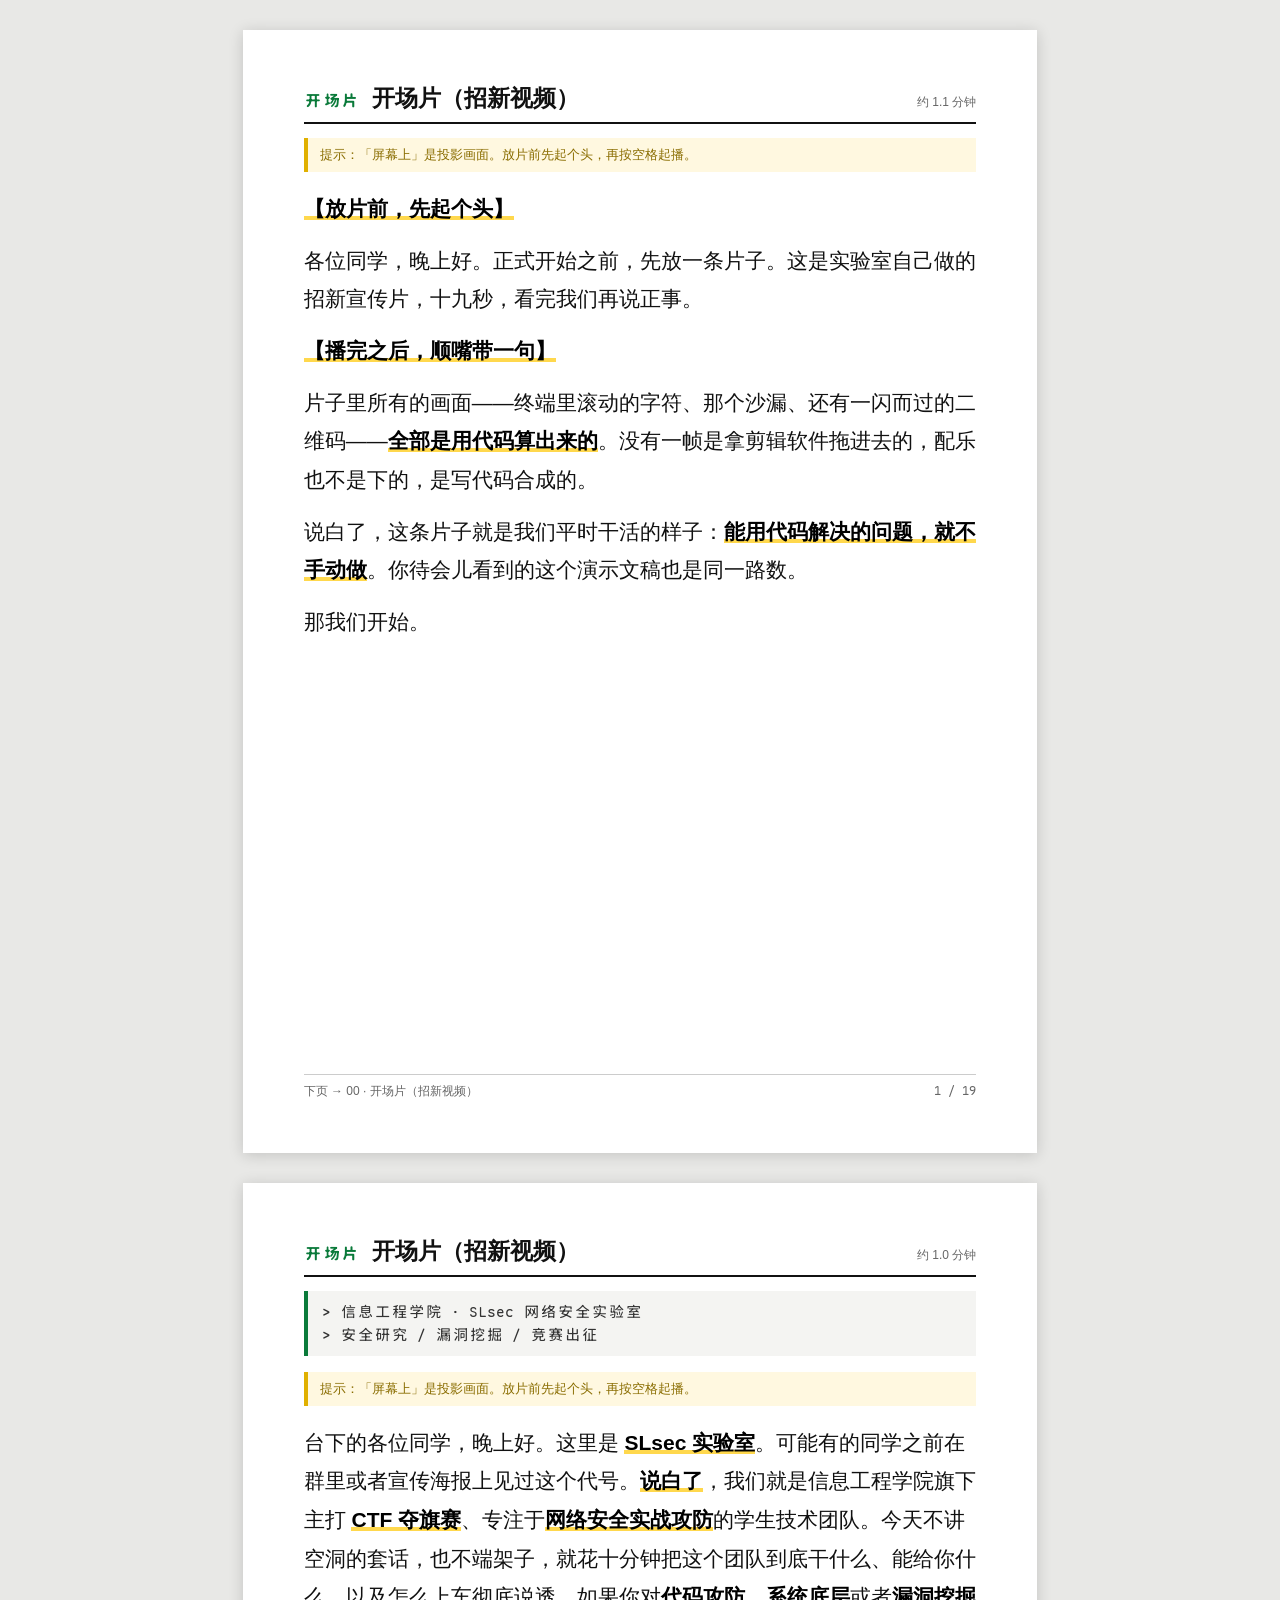
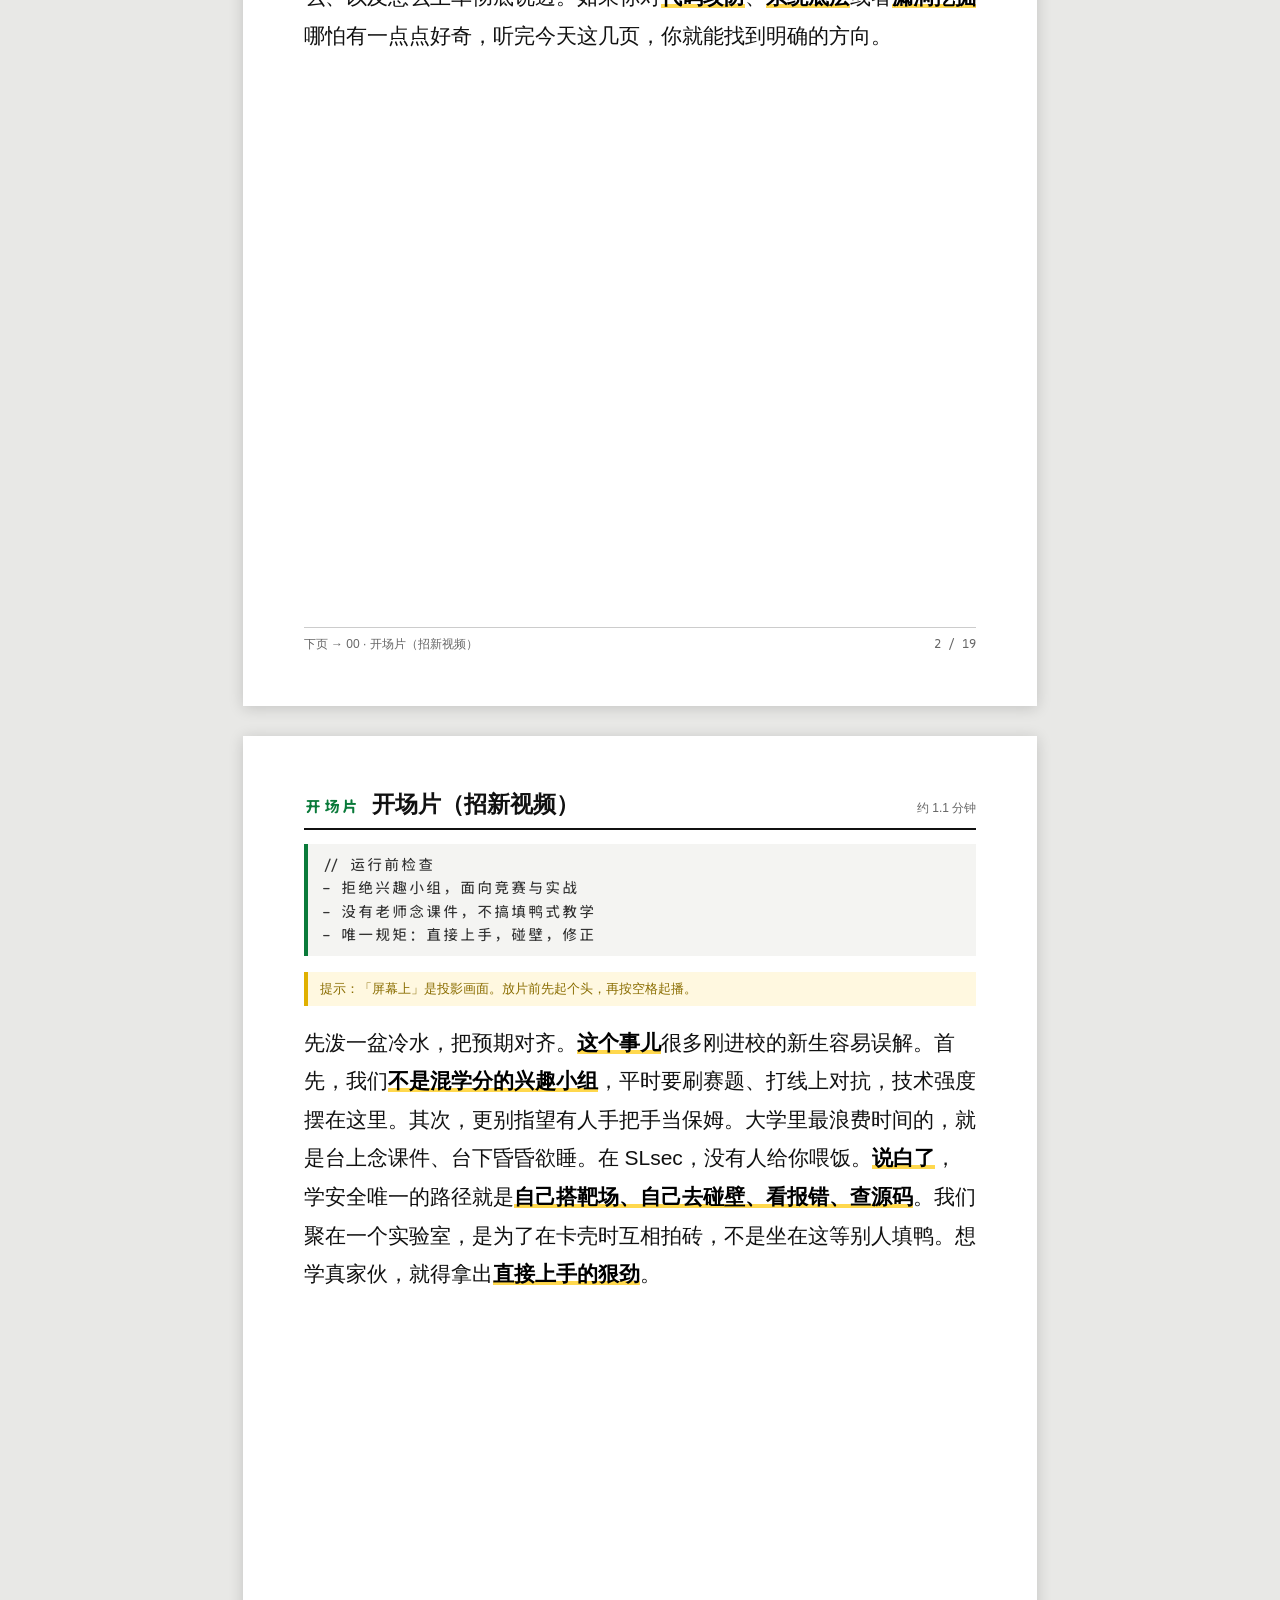
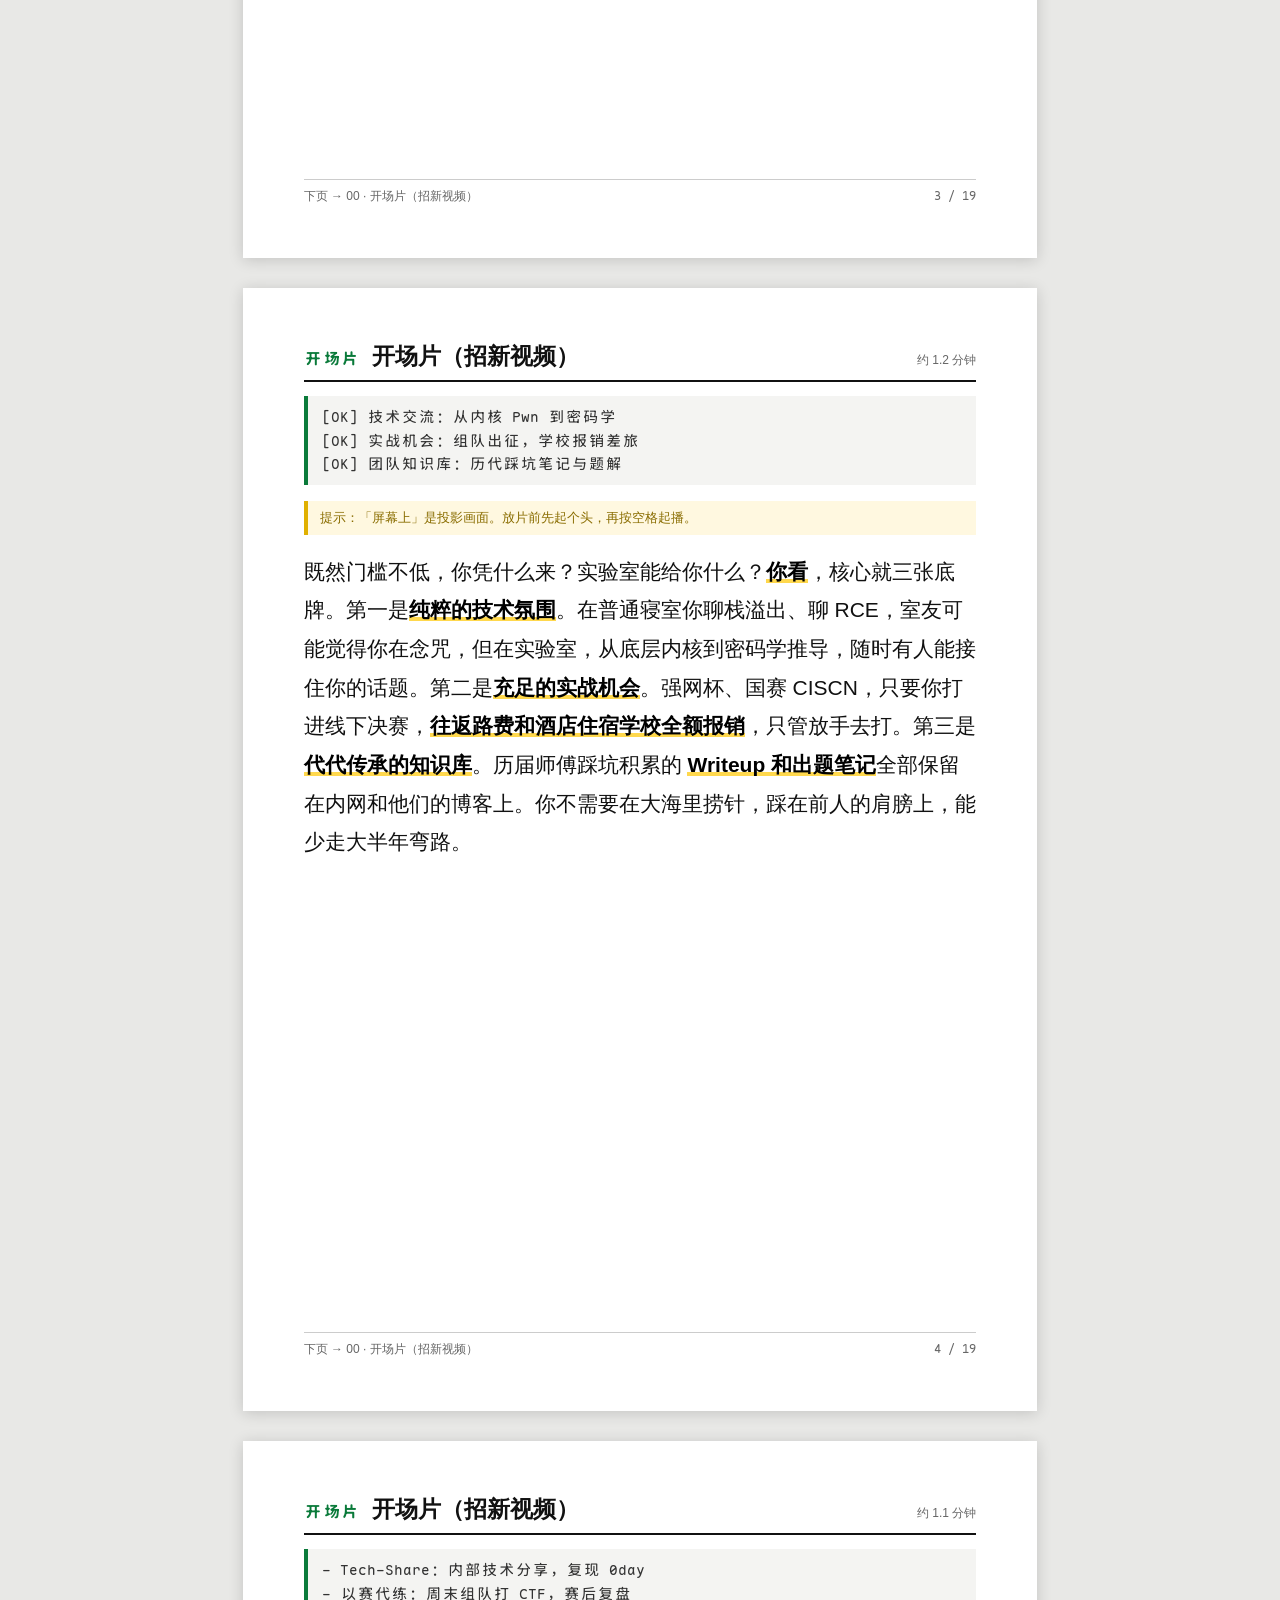
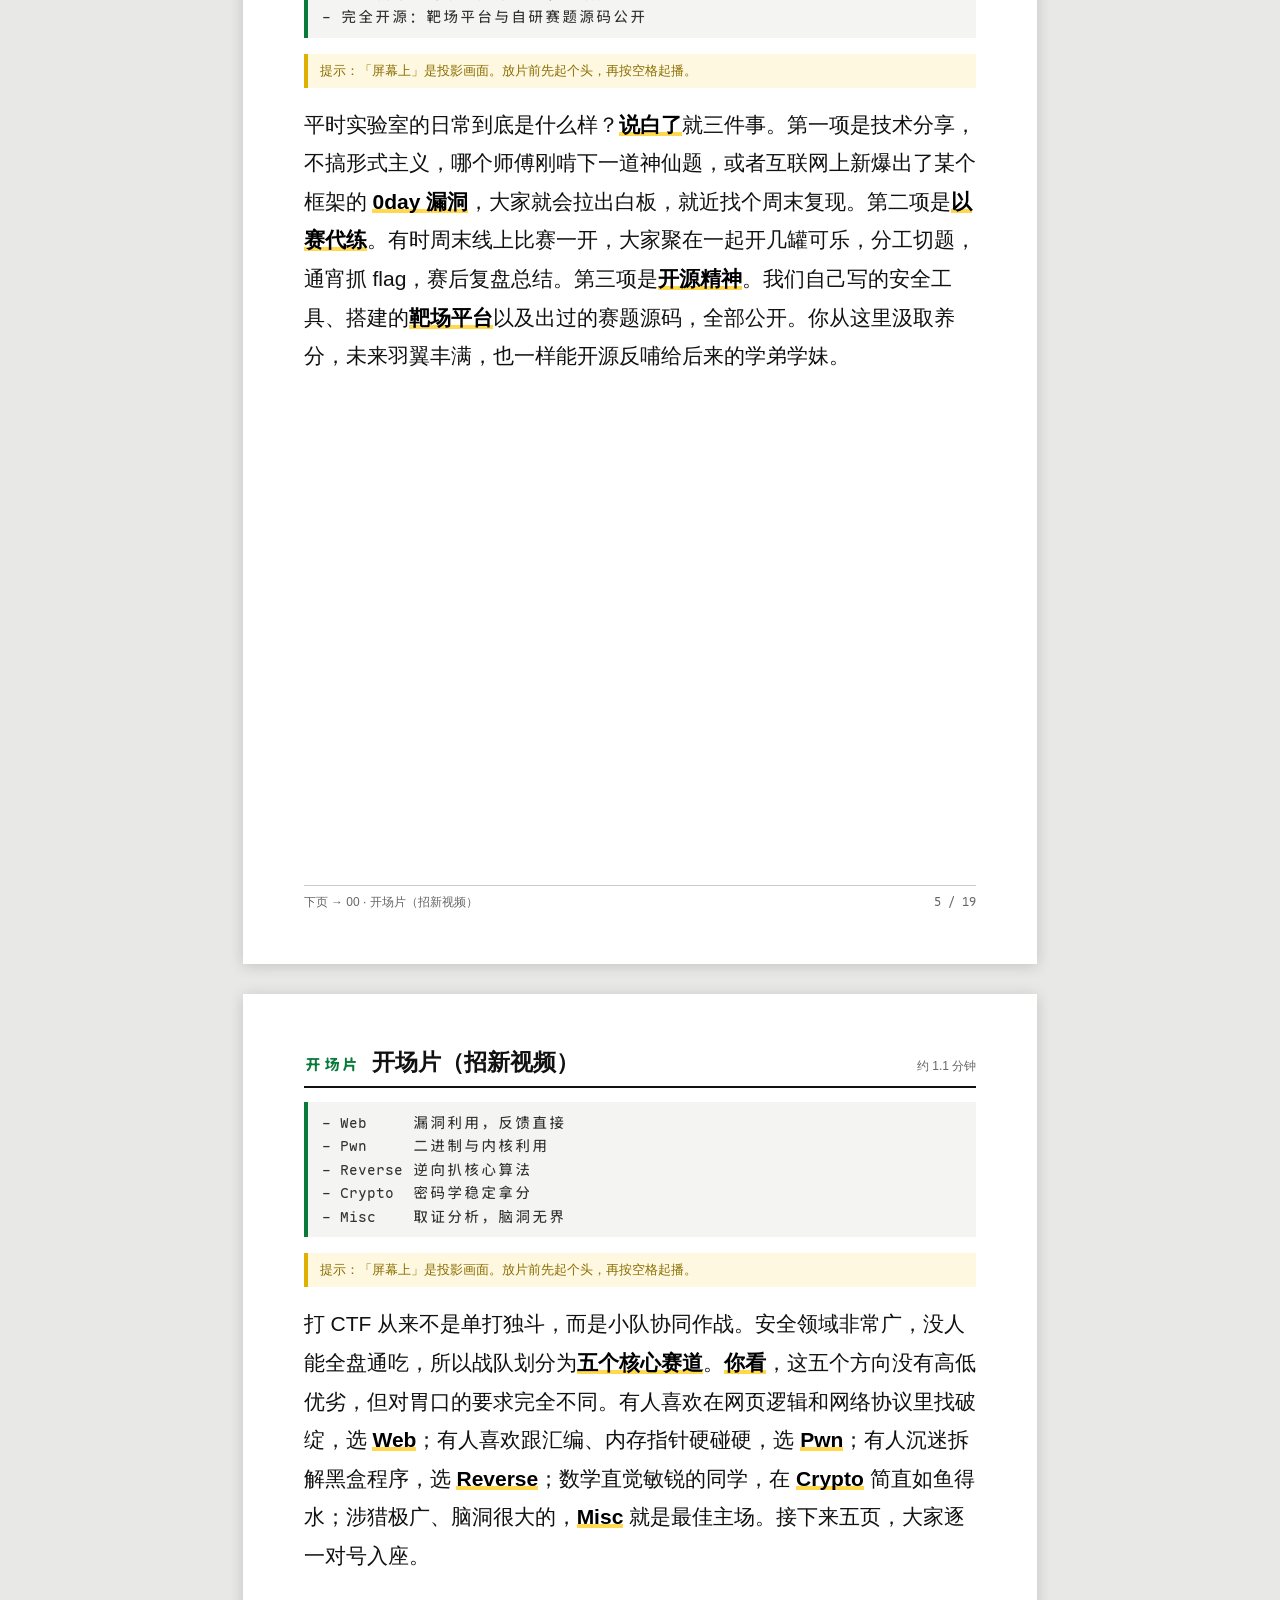
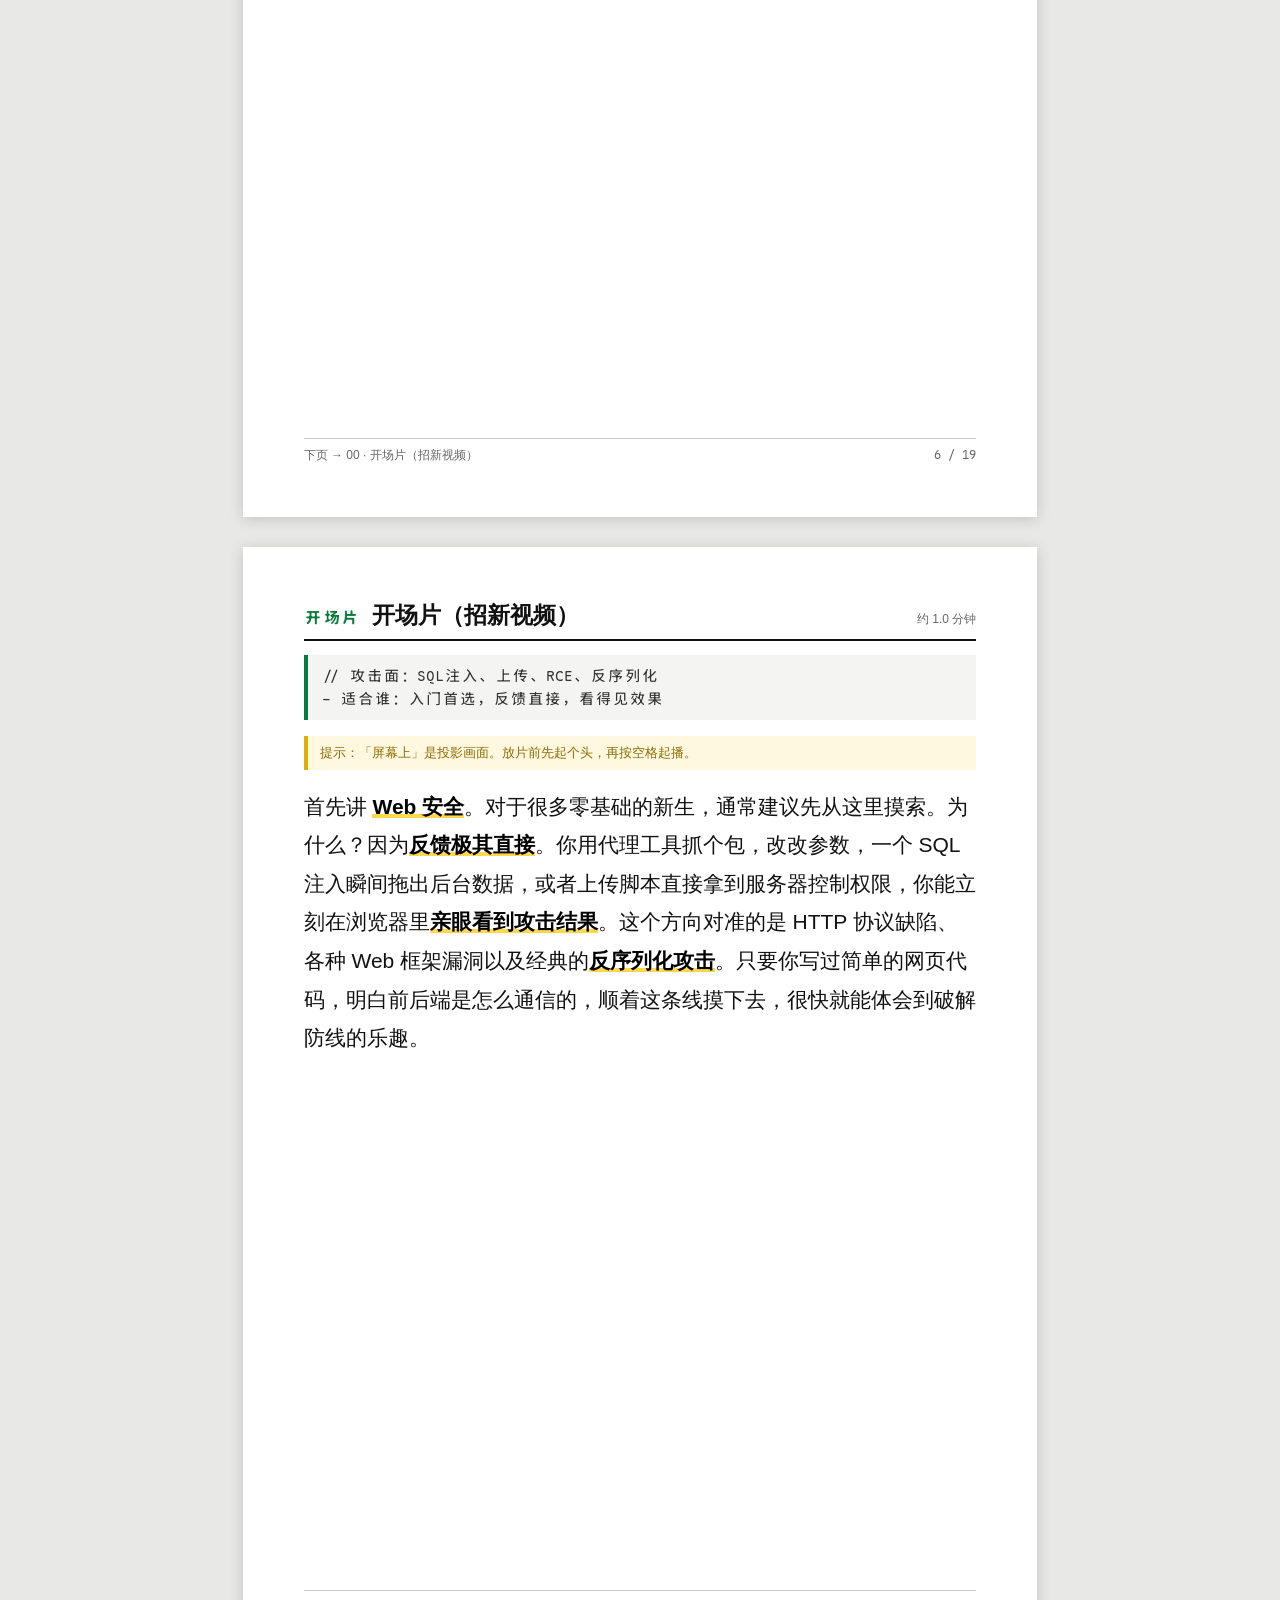
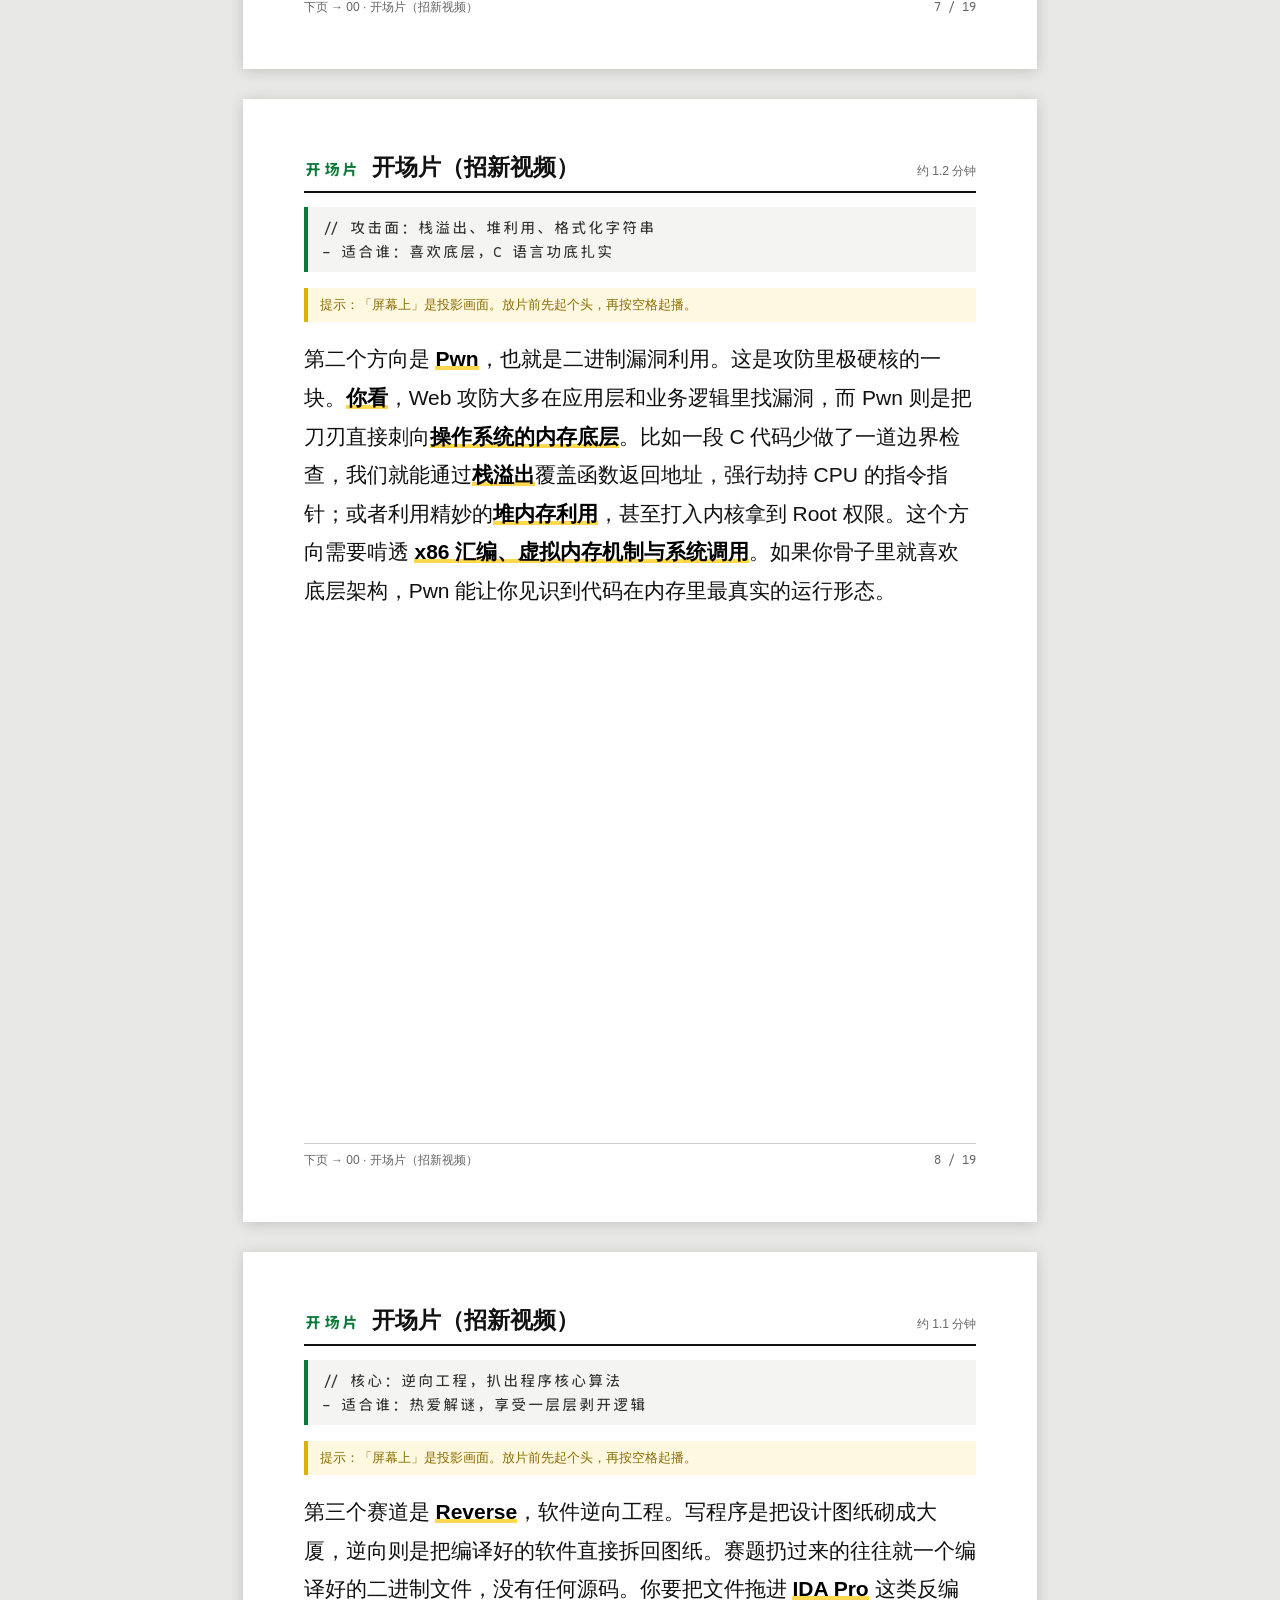
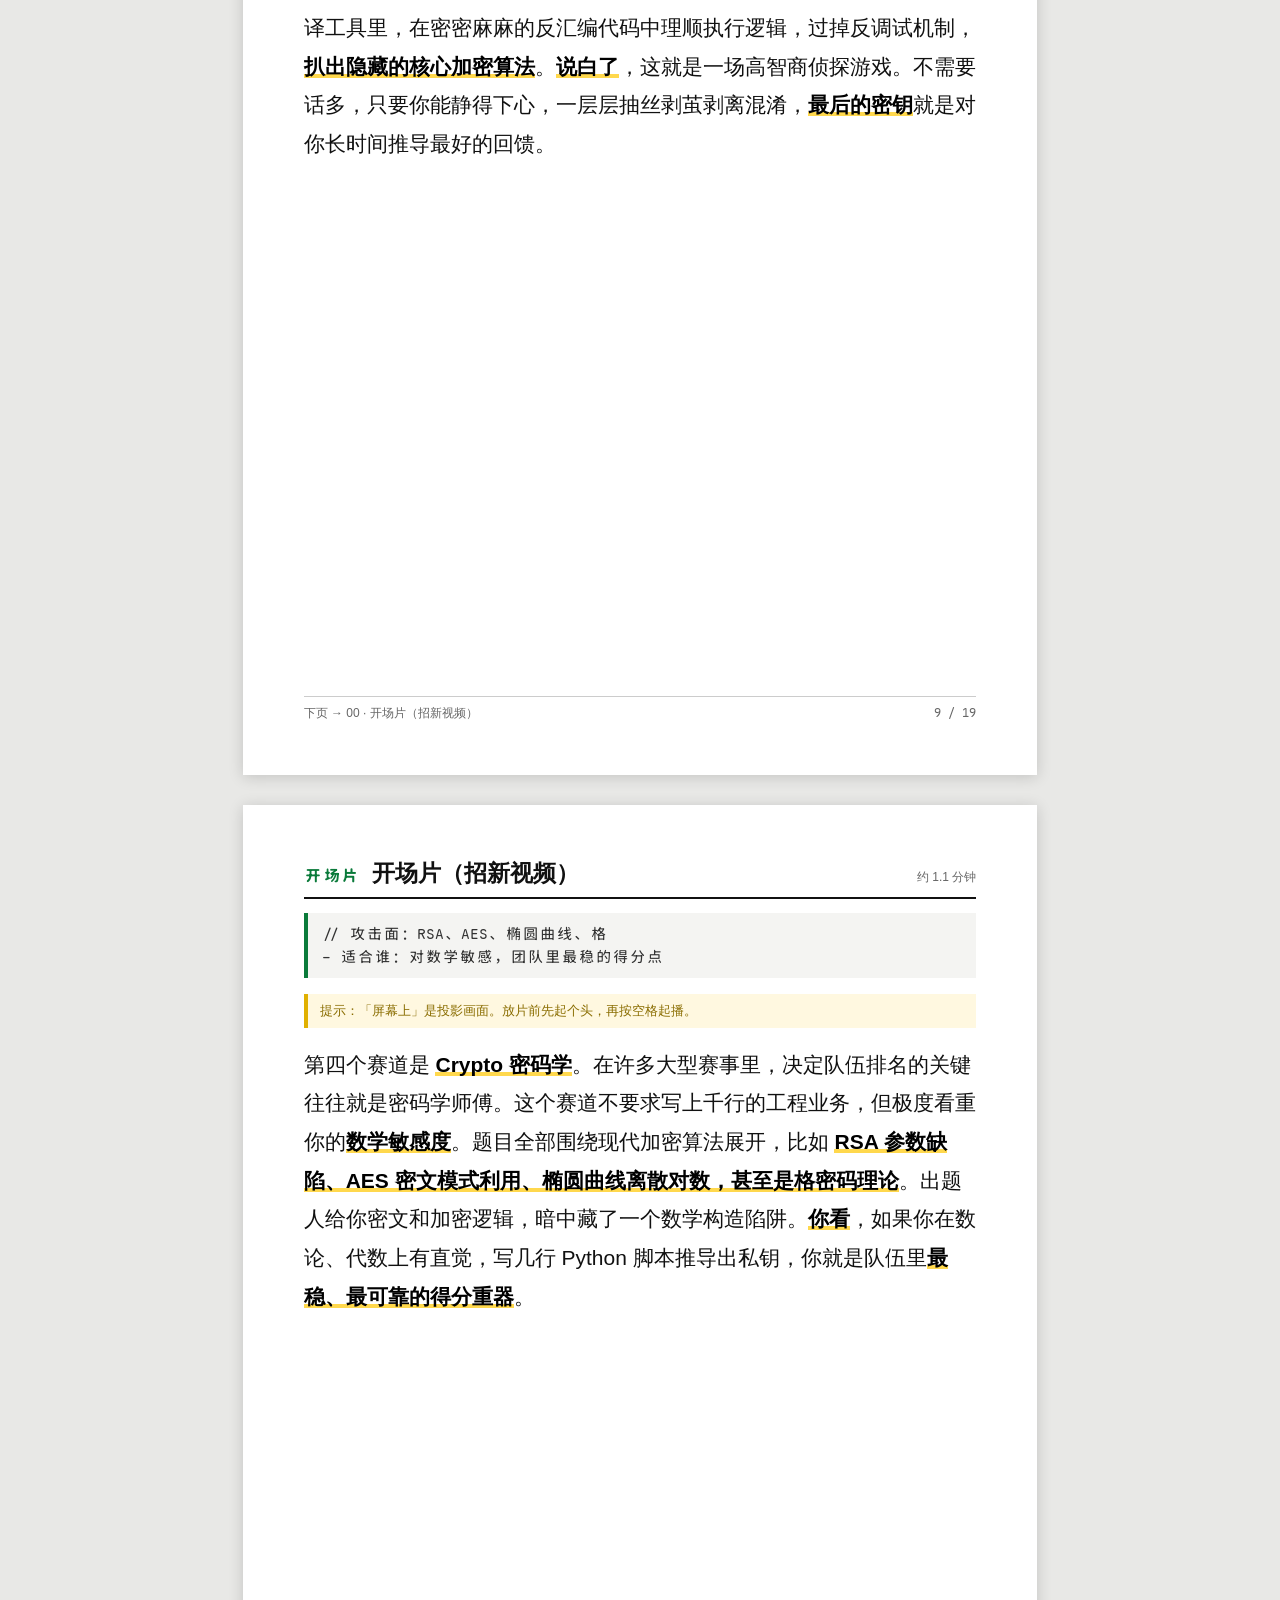
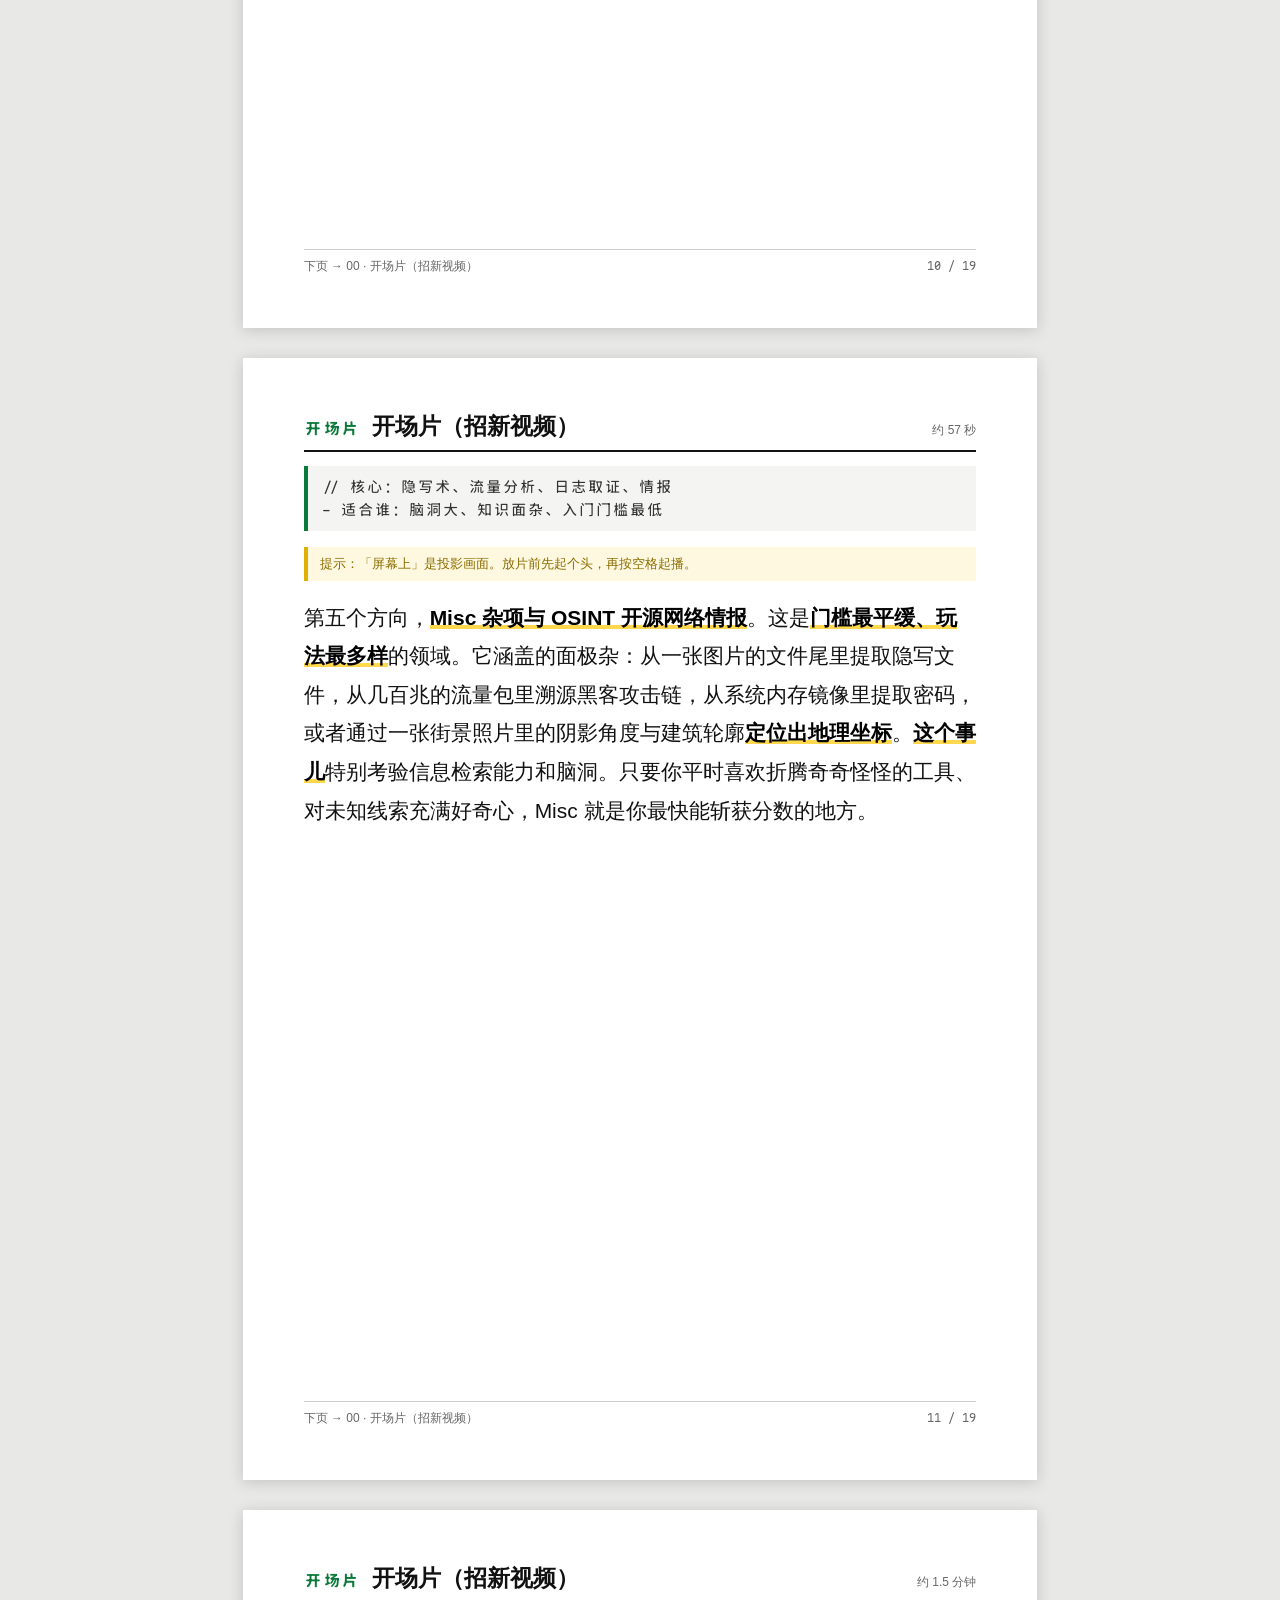
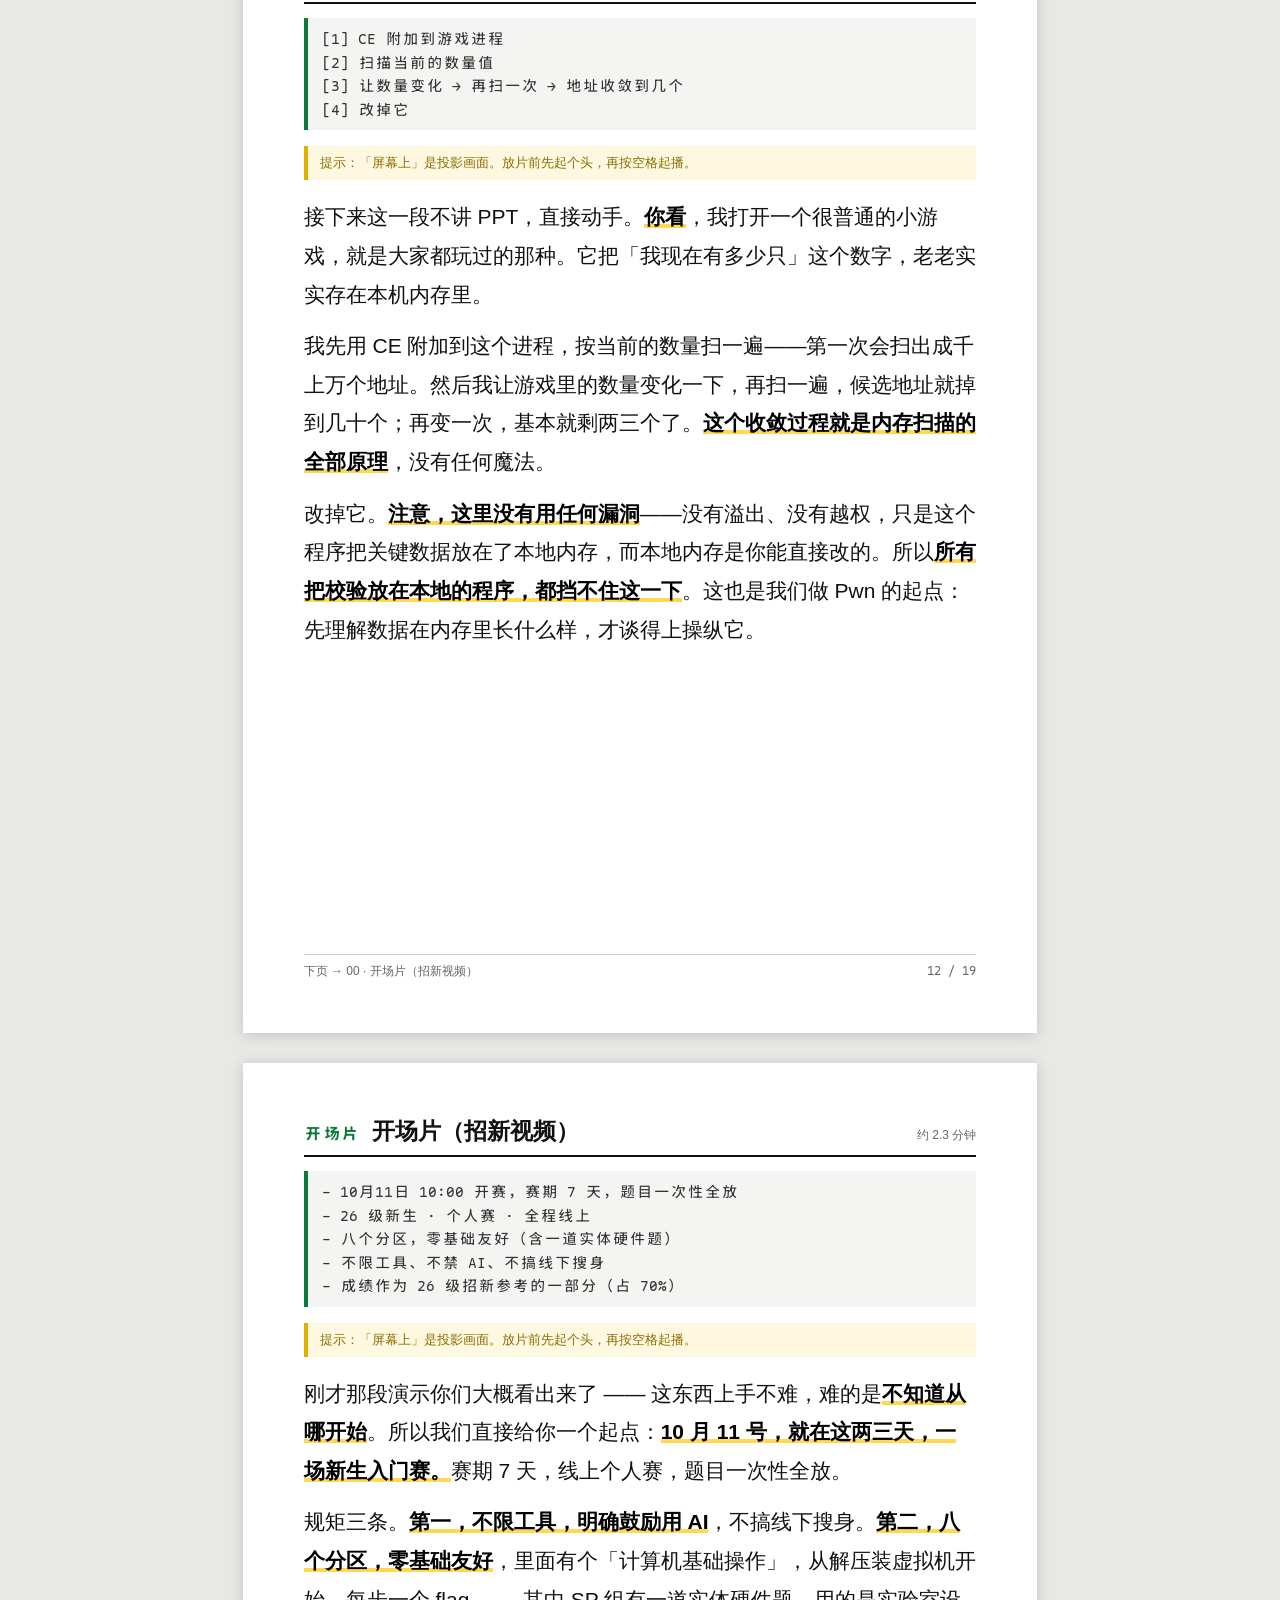
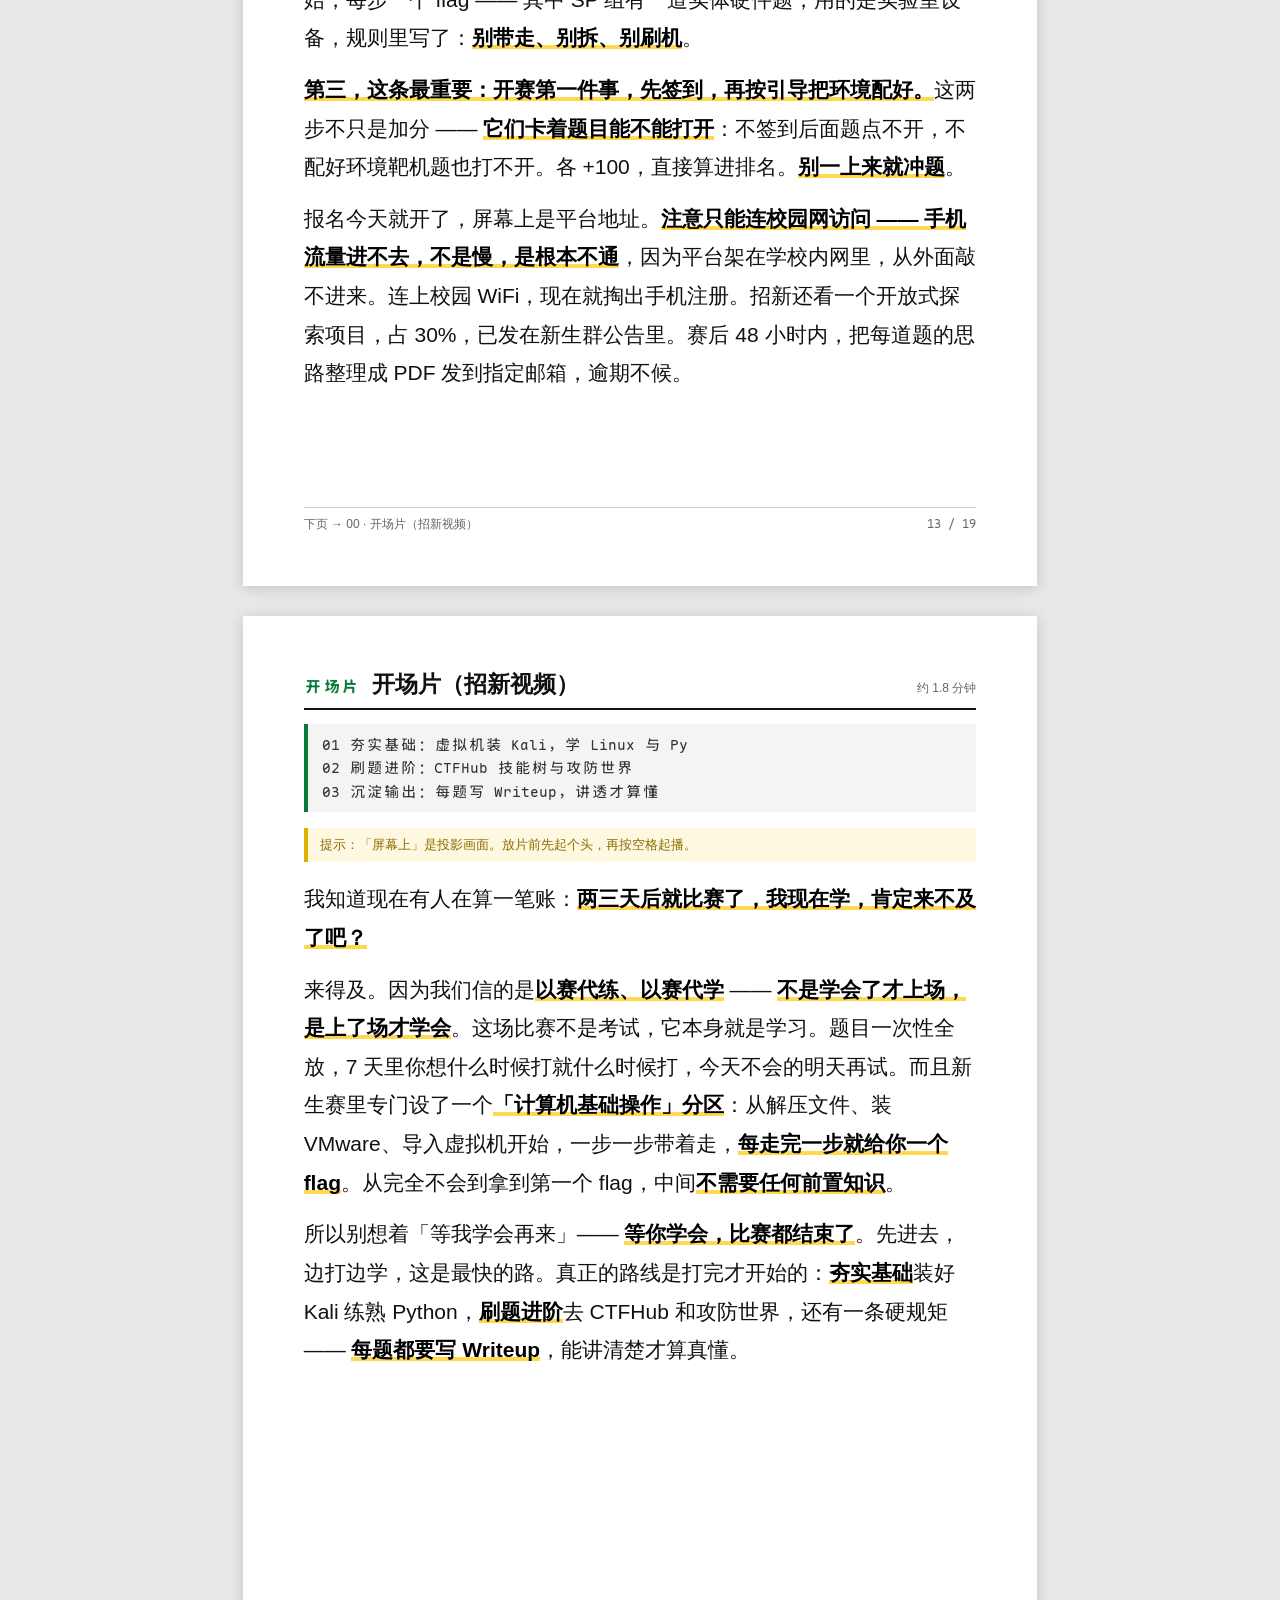
<file: 讲稿-打印版.html>
<!DOCTYPE html>
<html lang="zh-CN">
<head>
<meta charset="UTF-8">
<title>SLsec 2026 招新宣讲 · 讲台稿</title>
<style>
/* ==========================================================================
   讲台稿（打印版）· 由 scripts/make-notes.mjs 自动生成，请勿手改
   --------------------------------------------------------------------------
   打印：浏览器 Ctrl+P → A4 / 纵向 / 勾选「背景图形」
   一页纸 = 一页幻灯片，翻纸与翻片一一对应。
   ========================================================================== */

/* 字体自带一份。这个文件可能被单独拷走（打印店、别人的电脑），
   不引字体的话「屏幕上」那块会掉回 Consolas，跟 deck 对不上。 */
@font-face {
  font-family: 'Maple Mono CN';
  src: url('./assets/fonts/MapleMono-CN-Regular.woff2') format('woff2');
  font-weight: 400;
  font-style: normal;
  font-display: block;
}
@font-face {
  font-family: 'Maple Mono CN';
  src: url('./assets/fonts/MapleMono-CN-Bold.woff2') format('woff2');
  font-weight: 700;
  font-style: normal;
  font-display: block;
}

@page { size: A4 portrait; margin: 14mm 16mm; }

:root {
  --ink: #111;
  --dim: #666;
  --line: #ccc;
  --accent: #0a7a3a;
  --box: #f4f4f2;
}

* { box-sizing: border-box; }

body {
  margin: 0;
  /* 正文用无衬线：等宽适合看代码，不适合在讲台上低头速读 */
  font-family: "Noto Sans SC", "Microsoft YaHei UI", "Microsoft YaHei", sans-serif;
  color: var(--ink);
  background: #e8e8e6;
  -webkit-font-smoothing: antialiased;
}

.sheet {
  width: 210mm;
  min-height: 297mm;
  padding: 14mm 16mm;
  margin: 8mm auto;
  background: #fff;
  box-shadow: 0 2px 14px rgba(0,0,0,.16);
  display: flex;
  flex-direction: column;
  break-after: page;
  page-break-after: always;
}
.sheet:last-child { break-after: auto; page-break-after: auto; }

.sh-head {
  display: flex;
  align-items: baseline;
  gap: 12px;
  padding-bottom: 8px;
  border-bottom: 2px solid var(--ink);
  margin-bottom: 14px;
}
.sh-num {
  font-family: "Maple Mono CN", Consolas, monospace;
  font-size: 15px;
  font-weight: 700;
  color: var(--accent);
  letter-spacing: .06em;
  flex: 0 0 auto;
}
.sh-title { font-size: 23px; font-weight: 700; flex: 1 1 auto; }
.sh-time { font-size: 12px; color: var(--dim); flex: 0 0 auto; }

/* 「屏幕上」那块：等宽 + 淡底，跟 deck 呼应 */
.sh-screen {
  font-family: "Maple Mono CN", Consolas, monospace;
  font-size: 14.5px;
  line-height: 1.62;
  white-space: pre-wrap;
  background: var(--box);
  border-left: 4px solid var(--accent);
  padding: 9px 14px;
  margin: 0 0 16px;
  color: #333;
}

.sh-script { flex: 1 1 auto; }
.sh-script p {
  /* 字号给大：讲台上是低头扫一眼，不是坐着精读。
     页面留白多是正常的，那正好是现场用笔做标记的地方。 */
  font-size: 21px;
  line-height: 1.84;
  margin: 0 0 13px;
}
.sh-script b {
  /* 细线下划线式高亮，不是满格荧光笔。
     讲稿里加粗本来就多（提示词里要求"加粗核心词"），
     整块涂黄会糊成一片，反而失去锚点的作用。 */
  color: #000;
  font-weight: 700;
  background: linear-gradient(transparent 82%, #ffd84d 82%);
}
.sh-script code {
  font-family: "Maple Mono CN", Consolas, monospace;
  font-size: .88em;
  background: var(--box);
  padding: 1px 5px;
  border-radius: 3px;
}

.sh-foot {
  display: flex;
  justify-content: space-between;
  font-size: 12px;
  color: var(--dim);
  border-top: 1px solid var(--line);
  padding-top: 8px;
  margin-top: 16px;
}
.sh-page { font-family: "Maple Mono CN", Consolas, monospace; }

.sheet.cover .sh-script::before {
  content: "提示：「屏幕上」是投影画面。放片前先起个头，再按空格起播。";
  display: block;
  font-size: 13px;
  color: #8a6d00;
  background: #fff8e0;
  border-left: 4px solid #e0b000;
  padding: 8px 12px;
  margin-bottom: 18px;
}

@media print {
  body { background: #fff; }
  .sheet {
    width: auto;
    min-height: 0;
    padding: 0;
    margin: 0;
    box-shadow: none;
  }
}
</style>
</head>
<body>

<section class="sheet cover">
  <header class="sh-head">
    <span class="sh-num">开场片</span>
    <span class="sh-title">开场片（招新视频）</span>
    <span class="sh-time">约 1.1 分钟</span>
  </header>

  

  <div class="sh-script">
    <p><b>【放片前，先起个头】</b></p>
<p>各位同学，晚上好。正式开始之前，先放一条片子。这是实验室自己做的招新宣传片，十九秒，看完我们再说正事。</p>
<p><b>【播完之后，顺嘴带一句】</b></p>
<p>片子里所有的画面——终端里滚动的字符、那个沙漏、还有一闪而过的二维码——<b>全部是用代码算出来的</b>。没有一帧是拿剪辑软件拖进去的，配乐也不是下的，是写代码合成的。</p>
<p>说白了，这条片子就是我们平时干活的样子：<b>能用代码解决的问题，就不手动做</b>。你待会儿看到的这个演示文稿也是同一路数。</p>
<p>那我们开始。</p>
  </div>

  <footer class="sh-foot">
    <span>下页 → 00 · 开场片（招新视频）</span>
    <span class="sh-page">1 / 19</span>
  </footer>
</section>

<section class="sheet cover">
  <header class="sh-head">
    <span class="sh-num">开场片</span>
    <span class="sh-title">开场片（招新视频）</span>
    <span class="sh-time">约 1.0 分钟</span>
  </header>

  <pre class="sh-screen">&gt; 信息工程学院 · SLsec 网络安全实验室
&gt; 安全研究 / 漏洞挖掘 / 竞赛出征</pre>

  <div class="sh-script">
    <p>台下的各位同学，晚上好。这里是 <b>SLsec 实验室</b>。可能有的同学之前在群里或者宣传海报上见过这个代号。<b>说白了</b>，我们就是信息工程学院旗下主打 <b>CTF 夺旗赛</b>、专注于<b>网络安全实战攻防</b>的学生技术团队。今天不讲空洞的套话，也不端架子，就花十分钟把这个团队到底干什么、能给你什么、以及怎么上车彻底说透。如果你对<b>代码攻防</b>、<b>系统底层</b>或者<b>漏洞挖掘</b>哪怕有一点点好奇，听完今天这几页，你就能找到明确的方向。</p>
  </div>

  <footer class="sh-foot">
    <span>下页 → 00 · 开场片（招新视频）</span>
    <span class="sh-page">2 / 19</span>
  </footer>
</section>

<section class="sheet cover">
  <header class="sh-head">
    <span class="sh-num">开场片</span>
    <span class="sh-title">开场片（招新视频）</span>
    <span class="sh-time">约 1.1 分钟</span>
  </header>

  <pre class="sh-screen">// 运行前检查
- 拒绝兴趣小组，面向竞赛与实战
- 没有老师念课件，不搞填鸭式教学
- 唯一规矩：直接上手，碰壁，修正</pre>

  <div class="sh-script">
    <p>先泼一盆冷水，把预期对齐。<b>这个事儿</b>很多刚进校的新生容易误解。首先，我们<b>不是混学分的兴趣小组</b>，平时要刷赛题、打线上对抗，技术强度摆在这里。其次，更别指望有人手把手当保姆。大学里最浪费时间的，就是台上念课件、台下昏昏欲睡。在 SLsec，没有人给你喂饭。<b>说白了</b>，学安全唯一的路径就是<b>自己搭靶场、自己去碰壁、看报错、查源码</b>。我们聚在一个实验室，是为了在卡壳时互相拍砖，不是坐在这等别人填鸭。想学真家伙，就得拿出<b>直接上手的狠劲</b>。</p>
  </div>

  <footer class="sh-foot">
    <span>下页 → 00 · 开场片（招新视频）</span>
    <span class="sh-page">3 / 19</span>
  </footer>
</section>

<section class="sheet cover">
  <header class="sh-head">
    <span class="sh-num">开场片</span>
    <span class="sh-title">开场片（招新视频）</span>
    <span class="sh-time">约 1.2 分钟</span>
  </header>

  <pre class="sh-screen">[OK] 技术交流：从内核 Pwn 到密码学
[OK] 实战机会：组队出征，学校报销差旅
[OK] 团队知识库：历代踩坑笔记与题解</pre>

  <div class="sh-script">
    <p>既然门槛不低，你凭什么来？实验室能给你什么？<b>你看</b>，核心就三张底牌。第一是<b>纯粹的技术氛围</b>。在普通寝室你聊栈溢出、聊 RCE，室友可能觉得你在念咒，但在实验室，从底层内核到密码学推导，随时有人能接住你的话题。第二是<b>充足的实战机会</b>。强网杯、国赛 CISCN，只要你打进线下决赛，<b>往返路费和酒店住宿学校全额报销</b>，只管放手去打。第三是<b>代代传承的知识库</b>。历届师傅踩坑积累的 <b>Writeup 和出题笔记</b>全部保留在内网和他们的博客上。你不需要在大海里捞针，踩在前人的肩膀上，能少走大半年弯路。</p>
  </div>

  <footer class="sh-foot">
    <span>下页 → 00 · 开场片（招新视频）</span>
    <span class="sh-page">4 / 19</span>
  </footer>
</section>

<section class="sheet cover">
  <header class="sh-head">
    <span class="sh-num">开场片</span>
    <span class="sh-title">开场片（招新视频）</span>
    <span class="sh-time">约 1.1 分钟</span>
  </header>

  <pre class="sh-screen">- Tech-Share：内部技术分享，复现 0day
- 以赛代练：周末组队打 CTF，赛后复盘
- 完全开源：靶场平台与自研赛题源码公开</pre>

  <div class="sh-script">
    <p>平时实验室的日常到底是什么样？<b>说白了</b>就三件事。第一项是技术分享，不搞形式主义，哪个师傅刚啃下一道神仙题，或者互联网上新爆出了某个框架的 <b>0day 漏洞</b>，大家就会拉出白板，就近找个周末复现。第二项是<b>以赛代练</b>。有时周末线上比赛一开，大家聚在一起开几罐可乐，分工切题，通宵抓 flag，赛后复盘总结。第三项是<b>开源精神</b>。我们自己写的安全工具、搭建的<b>靶场平台</b>以及出过的赛题源码，全部公开。你从这里汲取养分，未来羽翼丰满，也一样能开源反哺给后来的学弟学妹。</p>
  </div>

  <footer class="sh-foot">
    <span>下页 → 00 · 开场片（招新视频）</span>
    <span class="sh-page">5 / 19</span>
  </footer>
</section>

<section class="sheet cover">
  <header class="sh-head">
    <span class="sh-num">开场片</span>
    <span class="sh-title">开场片（招新视频）</span>
    <span class="sh-time">约 1.1 分钟</span>
  </header>

  <pre class="sh-screen">- Web     漏洞利用，反馈直接
- Pwn     二进制与内核利用
- Reverse 逆向扒核心算法
- Crypto  密码学稳定拿分
- Misc    取证分析，脑洞无界</pre>

  <div class="sh-script">
    <p>打 CTF 从来不是单打独斗，而是小队协同作战。安全领域非常广，没人能全盘通吃，所以战队划分为<b>五个核心赛道</b>。<b>你看</b>，这五个方向没有高低优劣，但对胃口的要求完全不同。有人喜欢在网页逻辑和网络协议里找破绽，选 <b>Web</b>；有人喜欢跟汇编、内存指针硬碰硬，选 <b>Pwn</b>；有人沉迷拆解黑盒程序，选 <b>Reverse</b>；数学直觉敏锐的同学，在 <b>Crypto</b> 简直如鱼得水；涉猎极广、脑洞很大的，<b>Misc</b> 就是最佳主场。接下来五页，大家逐一对号入座。</p>
  </div>

  <footer class="sh-foot">
    <span>下页 → 00 · 开场片（招新视频）</span>
    <span class="sh-page">6 / 19</span>
  </footer>
</section>

<section class="sheet cover">
  <header class="sh-head">
    <span class="sh-num">开场片</span>
    <span class="sh-title">开场片（招新视频）</span>
    <span class="sh-time">约 1.0 分钟</span>
  </header>

  <pre class="sh-screen">// 攻击面：SQL注入、上传、RCE、反序列化
- 适合谁：入门首选，反馈直接，看得见效果</pre>

  <div class="sh-script">
    <p>首先讲 <b>Web 安全</b>。对于很多零基础的新生，通常建议先从这里摸索。为什么？因为<b>反馈极其直接</b>。你用代理工具抓个包，改改参数，一个 SQL 注入瞬间拖出后台数据，或者上传脚本直接拿到服务器控制权限，你能立刻在浏览器里<b>亲眼看到攻击结果</b>。这个方向对准的是 HTTP 协议缺陷、各种 Web 框架漏洞以及经典的<b>反序列化攻击</b>。只要你写过简单的网页代码，明白前后端是怎么通信的，顺着这条线摸下去，很快就能体会到破解防线的乐趣。</p>
  </div>

  <footer class="sh-foot">
    <span>下页 → 00 · 开场片（招新视频）</span>
    <span class="sh-page">7 / 19</span>
  </footer>
</section>

<section class="sheet cover">
  <header class="sh-head">
    <span class="sh-num">开场片</span>
    <span class="sh-title">开场片（招新视频）</span>
    <span class="sh-time">约 1.2 分钟</span>
  </header>

  <pre class="sh-screen">// 攻击面：栈溢出、堆利用、格式化字符串
- 适合谁：喜欢底层，C 语言功底扎实</pre>

  <div class="sh-script">
    <p>第二个方向是 <b>Pwn</b>，也就是二进制漏洞利用。这是攻防里极硬核的一块。<b>你看</b>，Web 攻防大多在应用层和业务逻辑里找漏洞，而 Pwn 则是把刀刃直接刺向<b>操作系统的内存底层</b>。比如一段 C 代码少做了一道边界检查，我们就能通过<b>栈溢出</b>覆盖函数返回地址，强行劫持 CPU 的指令指针；或者利用精妙的<b>堆内存利用</b>，甚至打入内核拿到 Root 权限。这个方向需要啃透 <b>x86 汇编、虚拟内存机制与系统调用</b>。如果你骨子里就喜欢底层架构，Pwn 能让你见识到代码在内存里最真实的运行形态。</p>
  </div>

  <footer class="sh-foot">
    <span>下页 → 00 · 开场片（招新视频）</span>
    <span class="sh-page">8 / 19</span>
  </footer>
</section>

<section class="sheet cover">
  <header class="sh-head">
    <span class="sh-num">开场片</span>
    <span class="sh-title">开场片（招新视频）</span>
    <span class="sh-time">约 1.1 分钟</span>
  </header>

  <pre class="sh-screen">// 核心：逆向工程，扒出程序核心算法
- 适合谁：热爱解谜，享受一层层剥开逻辑</pre>

  <div class="sh-script">
    <p>第三个赛道是 <b>Reverse</b>，软件逆向工程。写程序是把设计图纸砌成大厦，逆向则是把编译好的软件直接拆回图纸。赛题扔过来的往往就一个编译好的二进制文件，没有任何源码。你要把文件拖进 <b>IDA Pro</b> 这类反编译工具里，在密密麻麻的反汇编代码中理顺执行逻辑，过掉反调试机制，<b>扒出隐藏的核心加密算法</b>。<b>说白了</b>，这就是一场高智商侦探游戏。不需要话多，只要你能静得下心，一层层抽丝剥茧剥离混淆，<b>最后的密钥</b>就是对你长时间推导最好的回馈。</p>
  </div>

  <footer class="sh-foot">
    <span>下页 → 00 · 开场片（招新视频）</span>
    <span class="sh-page">9 / 19</span>
  </footer>
</section>

<section class="sheet cover">
  <header class="sh-head">
    <span class="sh-num">开场片</span>
    <span class="sh-title">开场片（招新视频）</span>
    <span class="sh-time">约 1.1 分钟</span>
  </header>

  <pre class="sh-screen">// 攻击面：RSA、AES、椭圆曲线、格
- 适合谁：对数学敏感，团队里最稳的得分点</pre>

  <div class="sh-script">
    <p>第四个赛道是 <b>Crypto 密码学</b>。在许多大型赛事里，决定队伍排名的关键往往就是密码学师傅。这个赛道不要求写上千行的工程业务，但极度看重你的<b>数学敏感度</b>。题目全部围绕现代加密算法展开，比如 <b>RSA 参数缺陷、AES 密文模式利用、椭圆曲线离散对数，甚至是格密码理论</b>。出题人给你密文和加密逻辑，暗中藏了一个数学构造陷阱。<b>你看</b>，如果你在数论、代数上有直觉，写几行 Python 脚本推导出私钥，你就是队伍里<b>最稳、最可靠的得分重器</b>。</p>
  </div>

  <footer class="sh-foot">
    <span>下页 → 00 · 开场片（招新视频）</span>
    <span class="sh-page">10 / 19</span>
  </footer>
</section>

<section class="sheet cover">
  <header class="sh-head">
    <span class="sh-num">开场片</span>
    <span class="sh-title">开场片（招新视频）</span>
    <span class="sh-time">约 57 秒</span>
  </header>

  <pre class="sh-screen">// 核心：隐写术、流量分析、日志取证、情报
- 适合谁：脑洞大、知识面杂、入门门槛最低</pre>

  <div class="sh-script">
    <p>第五个方向，<b>Misc 杂项与 OSINT 开源网络情报</b>。这是<b>门槛最平缓、玩法最多样</b>的领域。它涵盖的面极杂：从一张图片的文件尾里提取隐写文件，从几百兆的流量包里溯源黑客攻击链，从系统内存镜像里提取密码，或者通过一张街景照片里的阴影角度与建筑轮廓<b>定位出地理坐标</b>。<b>这个事儿</b>特别考验信息检索能力和脑洞。只要你平时喜欢折腾奇奇怪怪的工具、对未知线索充满好奇心，Misc 就是你最快能斩获分数的地方。</p>
  </div>

  <footer class="sh-foot">
    <span>下页 → 00 · 开场片（招新视频）</span>
    <span class="sh-page">11 / 19</span>
  </footer>
</section>

<section class="sheet cover">
  <header class="sh-head">
    <span class="sh-num">开场片</span>
    <span class="sh-title">开场片（招新视频）</span>
    <span class="sh-time">约 1.5 分钟</span>
  </header>

  <pre class="sh-screen">[1] CE 附加到游戏进程
[2] 扫描当前的数量值
[3] 让数量变化 → 再扫一次 → 地址收敛到几个
[4] 改掉它</pre>

  <div class="sh-script">
    <p>接下来这一段不讲 PPT，直接动手。<b>你看</b>，我打开一个很普通的小游戏，就是大家都玩过的那种。它把「我现在有多少只」这个数字，老老实实存在本机内存里。</p>
<p>我先用 CE 附加到这个进程，按当前的数量扫一遍——第一次会扫出成千上万个地址。然后我让游戏里的数量变化一下，再扫一遍，候选地址就掉到几十个；再变一次，基本就剩两三个了。<b>这个收敛过程就是内存扫描的全部原理</b>，没有任何魔法。</p>
<p>改掉它。<b>注意，这里没有用任何漏洞</b>——没有溢出、没有越权，只是这个程序把关键数据放在了本地内存，而本地内存是你能直接改的。所以<b>所有把校验放在本地的程序，都挡不住这一下</b>。这也是我们做 Pwn 的起点：先理解数据在内存里长什么样，才谈得上操纵它。</p>
  </div>

  <footer class="sh-foot">
    <span>下页 → 00 · 开场片（招新视频）</span>
    <span class="sh-page">12 / 19</span>
  </footer>
</section>

<section class="sheet cover">
  <header class="sh-head">
    <span class="sh-num">开场片</span>
    <span class="sh-title">开场片（招新视频）</span>
    <span class="sh-time">约 2.3 分钟</span>
  </header>

  <pre class="sh-screen">- 10月11日 10:00 开赛，赛期 7 天，题目一次性全放
- 26 级新生 · 个人赛 · 全程线上
- 八个分区，零基础友好（含一道实体硬件题）
- 不限工具、不禁 AI、不搞线下搜身
- 成绩作为 26 级招新参考的一部分（占 70%）</pre>

  <div class="sh-script">
    <p>刚才那段演示你们大概看出来了 —— 这东西上手不难，难的是<b>不知道从哪开始</b>。所以我们直接给你一个起点：<b>10 月 11 号，就在这两三天，一场新生入门赛。</b>赛期 7 天，线上个人赛，题目一次性全放。</p>
<p>规矩三条。<b>第一，不限工具，明确鼓励用 AI</b>，不搞线下搜身。<b>第二，八个分区，零基础友好</b>，里面有个「计算机基础操作」，从解压装虚拟机开始，每步一个 flag —— 其中 SP 组有一道实体硬件题，用的是实验室设备，规则里写了：<b>别带走、别拆、别刷机</b>。</p>
<p><b>第三，这条最重要：开赛第一件事，先签到，再按引导把环境配好。</b>这两步不只是加分 —— <b>它们卡着题目能不能打开</b>：不签到后面题点不开，不配好环境靶机题也打不开。各 +100，直接算进排名。<b>别一上来就冲题</b>。</p>
<p>报名今天就开了，屏幕上是平台地址。<b>注意只能连校园网访问 —— 手机流量进不去，不是慢，是根本不通</b>，因为平台架在学校内网里，从外面敲不进来。连上校园 WiFi，现在就掏出手机注册。招新还看一个开放式探索项目，占 30%，已发在新生群公告里。赛后 48 小时内，把每道题的思路整理成 PDF 发到指定邮箱，逾期不候。</p>
  </div>

  <footer class="sh-foot">
    <span>下页 → 00 · 开场片（招新视频）</span>
    <span class="sh-page">13 / 19</span>
  </footer>
</section>

<section class="sheet cover">
  <header class="sh-head">
    <span class="sh-num">开场片</span>
    <span class="sh-title">开场片（招新视频）</span>
    <span class="sh-time">约 1.8 分钟</span>
  </header>

  <pre class="sh-screen">01 夯实基础：虚拟机装 Kali，学 Linux 与 Py
02 刷题进阶：CTFHub 技能树与攻防世界
03 沉淀输出：每题写 Writeup，讲透才算懂</pre>

  <div class="sh-script">
    <p>我知道现在有人在算一笔账：<b>两三天后就比赛了，我现在学，肯定来不及了吧？</b></p>
<p>来得及。因为我们信的是<b>以赛代练、以赛代学</b> —— <b>不是学会了才上场，是上了场才学会</b>。这场比赛不是考试，它本身就是学习。题目一次性全放，7 天里你想什么时候打就什么时候打，今天不会的明天再试。而且新生赛里专门设了一个<b>「计算机基础操作」分区</b>：从解压文件、装 VMware、导入虚拟机开始，一步一步带着走，<b>每走完一步就给你一个 flag</b>。从完全不会到拿到第一个 flag，中间<b>不需要任何前置知识</b>。</p>
<p>所以别想着「等我学会再来」—— <b>等你学会，比赛都结束了</b>。先进去，边打边学，这是最快的路。真正的路线是打完才开始的：<b>夯实基础</b>装好 Kali 练熟 Python，<b>刷题进阶</b>去 CTFHub 和攻防世界，还有一条硬规矩 —— <b>每题都要写 Writeup</b>，能讲清楚才算真懂。</p>
  </div>

  <footer class="sh-foot">
    <span>下页 → 00 · 开场片（招新视频）</span>
    <span class="sh-page">14 / 19</span>
  </footer>
</section>

<section class="sheet cover">
  <header class="sh-head">
    <span class="sh-num">开场片</span>
    <span class="sh-title">开场片（招新视频）</span>
    <span class="sh-time">约 1.1 分钟</span>
  </header>

  <pre class="sh-screen">- 内部选拔：长期观察，看持续的解题记录
- 组队出征：征战 CISCN、强网杯 主流赛事
- 公费报销：打进线下决赛，路费住宿全包</pre>

  <div class="sh-script">
    <p>基础打牢之后，就该去真正的赛场亮剑了。<b>说白了</b>，实验室选主力没有花架子，也不看一次两次的发挥——<b>是长期观察出来的</b>。你平时在内部训练赛里解了多少题、卡住的时候是怎么啃下来的、跟队友配合得怎么样，大家都看在眼里。攒够了这份记录，就跟着学长学姐组队出征 <b>CISCN 全国大学生信息安全竞赛、强网杯</b>等国内标杆赛事。只要打进线下决赛，<b>往返路费和酒店住宿全部由学校报销</b>。你不需要为差旅掏一分钱，唯一的任务就是坐在决赛赛场里，把对手靶机上的 flag 一个一个拿下来。</p>
  </div>

  <footer class="sh-foot">
    <span>下页 → 00 · 开场片（招新视频）</span>
    <span class="sh-page">15 / 19</span>
  </footer>
</section>

<section class="sheet cover">
  <header class="sh-head">
    <span class="sh-num">开场片</span>
    <span class="sh-title">开场片（招新视频）</span>
    <span class="sh-time">约 1.2 分钟</span>
  </header>

  <pre class="sh-screen">- 招新对象：大一、大二在读学生
- 基地直达：科技楼 S605B
- 进群验证：院系 - 专业 - 学号
- 到访之前：群里 @管理员 问一声</pre>

  <div class="sh-script">
    <p>最后来看怎么加入。本次招新<b>限定在大一和大二在读学生</b>。上车有两种方式。第一种，扫码加入招新 QQ 群，先在群里建立联系。<b>注意验证信息格式</b>：必须备注'院系 - 专业 - 学号'——这一步是为了挡机器人，不是挡你。</p>
<p>第二种，直接来线下面基，我们的物理实验室在<b>科技楼 S605B</b>。不过过来之前，<b>先在群里 @ 一下管理员或者群主</b>，确认门开没开、有没有人在，免得白跑一趟。</p>
<p>群里随时都有人，问技术问题也行，问路也行。<b>你甚至可以现在就掏手机扫一下，进群打个招呼</b>——顺便看看这个群平时到底在聊什么。</p>
  </div>

  <footer class="sh-foot">
    <span>下页 → 00 · 开场片（招新视频）</span>
    <span class="sh-page">16 / 19</span>
  </footer>
</section>

<section class="sheet cover">
  <header class="sh-head">
    <span class="sh-num">开场片</span>
    <span class="sh-title">开场片（招新视频）</span>
    <span class="sh-time">约 56 秒</span>
  </header>

  <pre class="sh-screen">- 藏法很朴素，不用任何黑客工具
- 浏览器里翻一翻、看看源码，多半就找到了</pre>

  <div class="sh-script">
    <p>最后不放什么总结陈词了，留个小东西给有兴趣的人。刚才开场片里那台机器 <code>cat /flag</code> 吐出来一行 flag —— <b>那不是特效</b>，我们真的在博客里埋了一个，就在屏幕上这个地址的那篇文章里。</p>
<p>藏法很朴素，不需要什么黑客工具：浏览器打开翻一翻，多半就撞见了。<b>想试就拍一下这页，不感兴趣跳过也完全没关系</b> —— 这不是作业，没人检查你。但如果你真把它挖出来了，那就算你在 SLsec 迈出的第一步。</p>
  </div>

  <footer class="sh-foot">
    <span>下页 → 00 · 开场片（招新视频）</span>
    <span class="sh-page">17 / 19</span>
  </footer>
</section>

<section class="sheet cover">
  <header class="sh-head">
    <span class="sh-num">开场片</span>
    <span class="sh-title">开场片（招新视频）</span>
    <span class="sh-time">约 1.4 分钟</span>
  </header>

  

  <div class="sh-script">
    <p>前面讲了那么多实验室怎么开源，<b>这一页不是再说一遍，是给凭证</b>。屏幕上这两个地址，现在就可以打开。</p>
<p>上面那个是<b>你现在看的这份演示文稿</b>——字体、版式、连生成那两个二维码的脚本都在里面。下面那个是<b>刚才开场那条片子</b>，从画面到配乐全是代码，一帧都没有用剪辑软件拖过。除了配乐我们后续进行了些许修改。</p>
<p>两个都是 AGPL 协议。<b>这意味着你可以随便拿去用、拿去改，但改完也得开源</b>，不能拿去做成闭源的东西卖钱。</p>
<p>我们选 AGPL 而不是更宽松的 MIT，是刻意的：<b>实验室一直讲「反哺社区」，那就得保证从这儿拿走的东西继续流下去</b>。不然开源就只是一句好听的话。</p>
<p>有兴趣的直接去翻，代码写得怎么样你们自己评判。</p>
  </div>

  <footer class="sh-foot">
    <span>下页 → 00 · 开场片（招新视频）</span>
    <span class="sh-page">18 / 19</span>
  </footer>
</section>

<section class="sheet cover">
  <header class="sh-head">
    <span class="sh-num">开场片</span>
    <span class="sh-title">开场片（招新视频）</span>
    <span class="sh-time">约 1.9 分钟</span>
  </header>

  <pre class="sh-screen">&gt; 科技楼 S605B
&gt; 招新群 1093791593
&gt; 终端已就绪，等你来</pre>

  <div class="sh-script">
    <p>最后把实验室一直恪守的信条送给大家：<b>拒绝填鸭，只敬真知</b>。网络安全从来不是靠背概念背出来的，更不是在课堂里划重点划出来的。真正的技术，是终端里跳出的成百上千行报错、是反汇编窗口里枯燥的单步调试、以及拿到 Shell 瞬间的心跳加速堆出来的。在大学里，你可以按部就班混过四年，也可以选择跟我们聚在一起，<b>在黑底绿字的终端里找到能钻研下去的热爱</b>。我们不问你现在的起点，只看你愿不愿意亲自动手。<b>SLsec 的终端已经就绪，科技楼 S605B 等你来</b>。</p>
<p>收尾可以把群号再念一遍，让大家有个明确的下一步动作 —— 想来的先扫码进群，其它的事群里说。</p>
<p>最后那行开源声明别一念而过。<b>我们一直讲「反哺社区」，那连自己的招新材料都得开源，不然就只是口号。</b>这份演示文稿、刚才那条片子，还有片子的全部生成源码，都在 GitHub 上，AGPL 协议——谁都能拿去用、拿去改，而且改完也得开源。有兴趣的直接去翻源码，里面连配乐都是代码合成的。</p>
  </div>

  <footer class="sh-foot">
    <span>全篇结束</span>
    <span class="sh-page">19 / 19</span>
  </footer>
</section>
</body>
</html>
</file>
